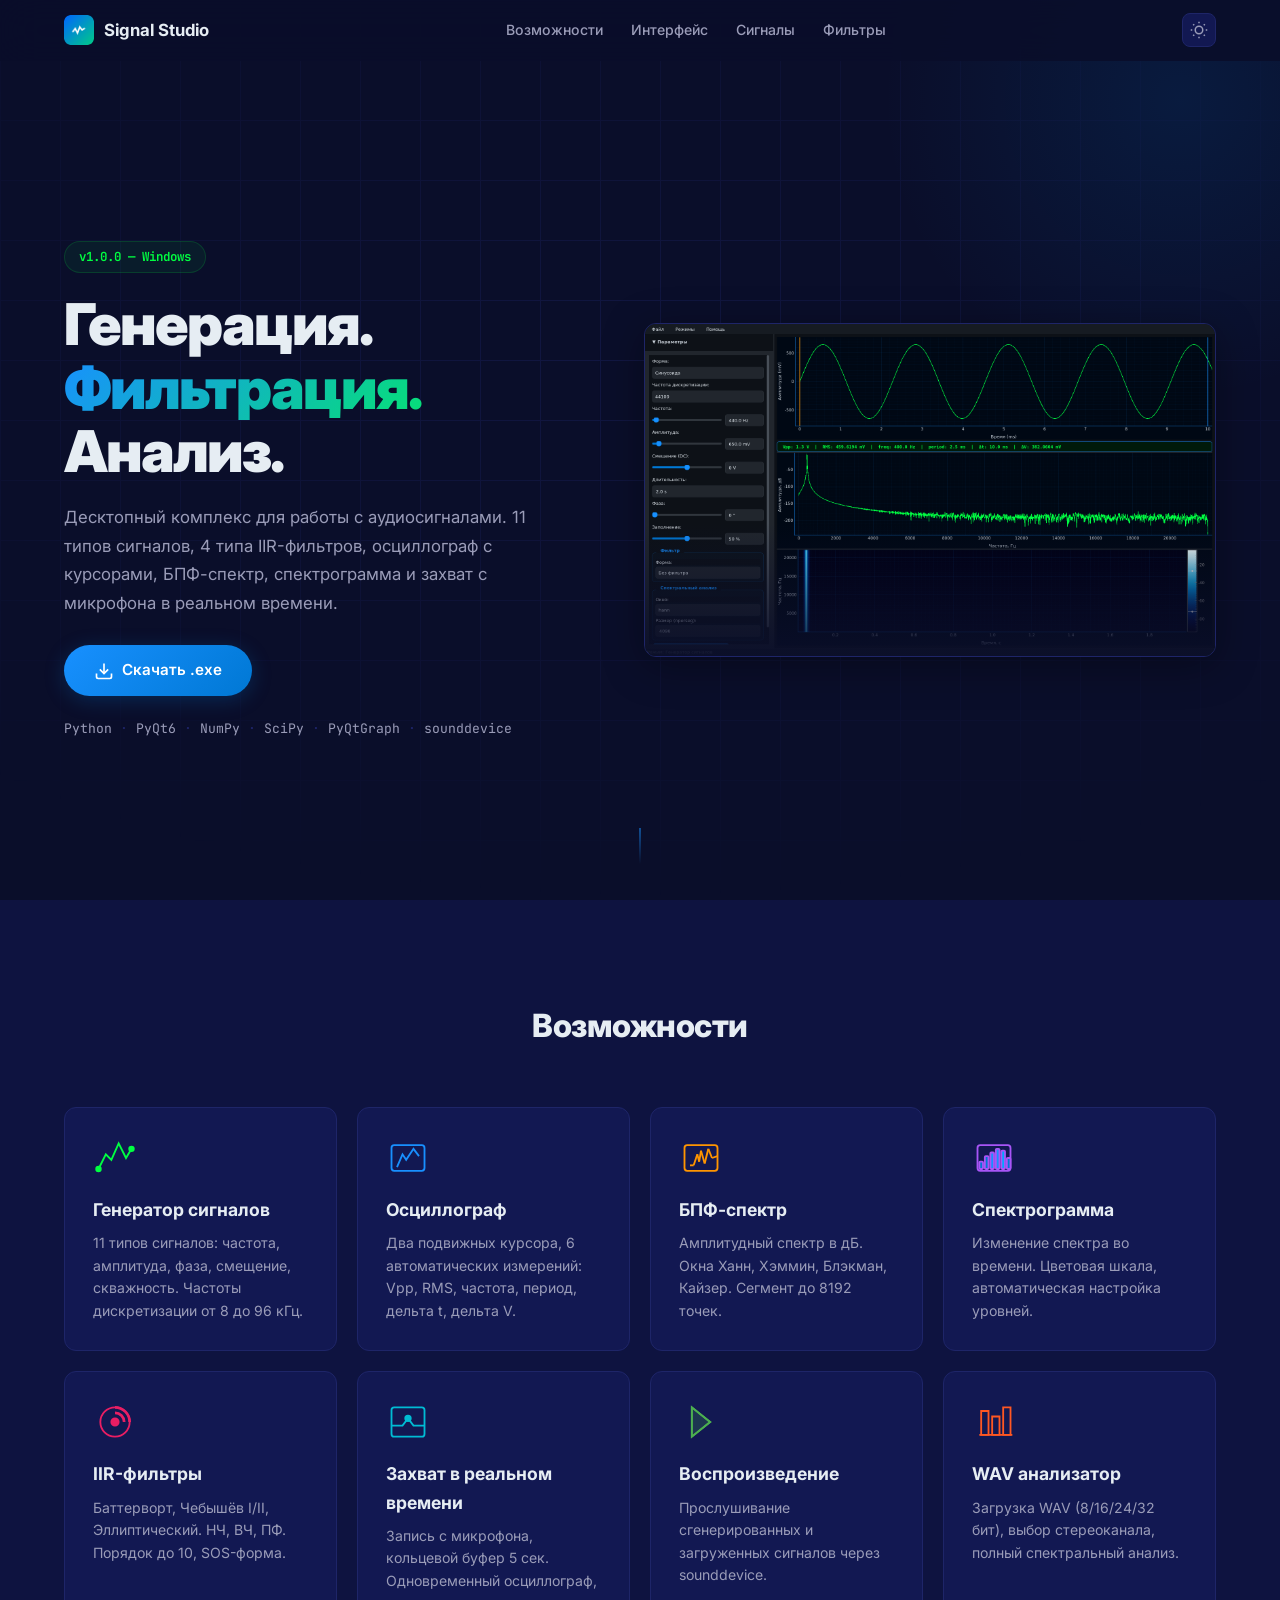
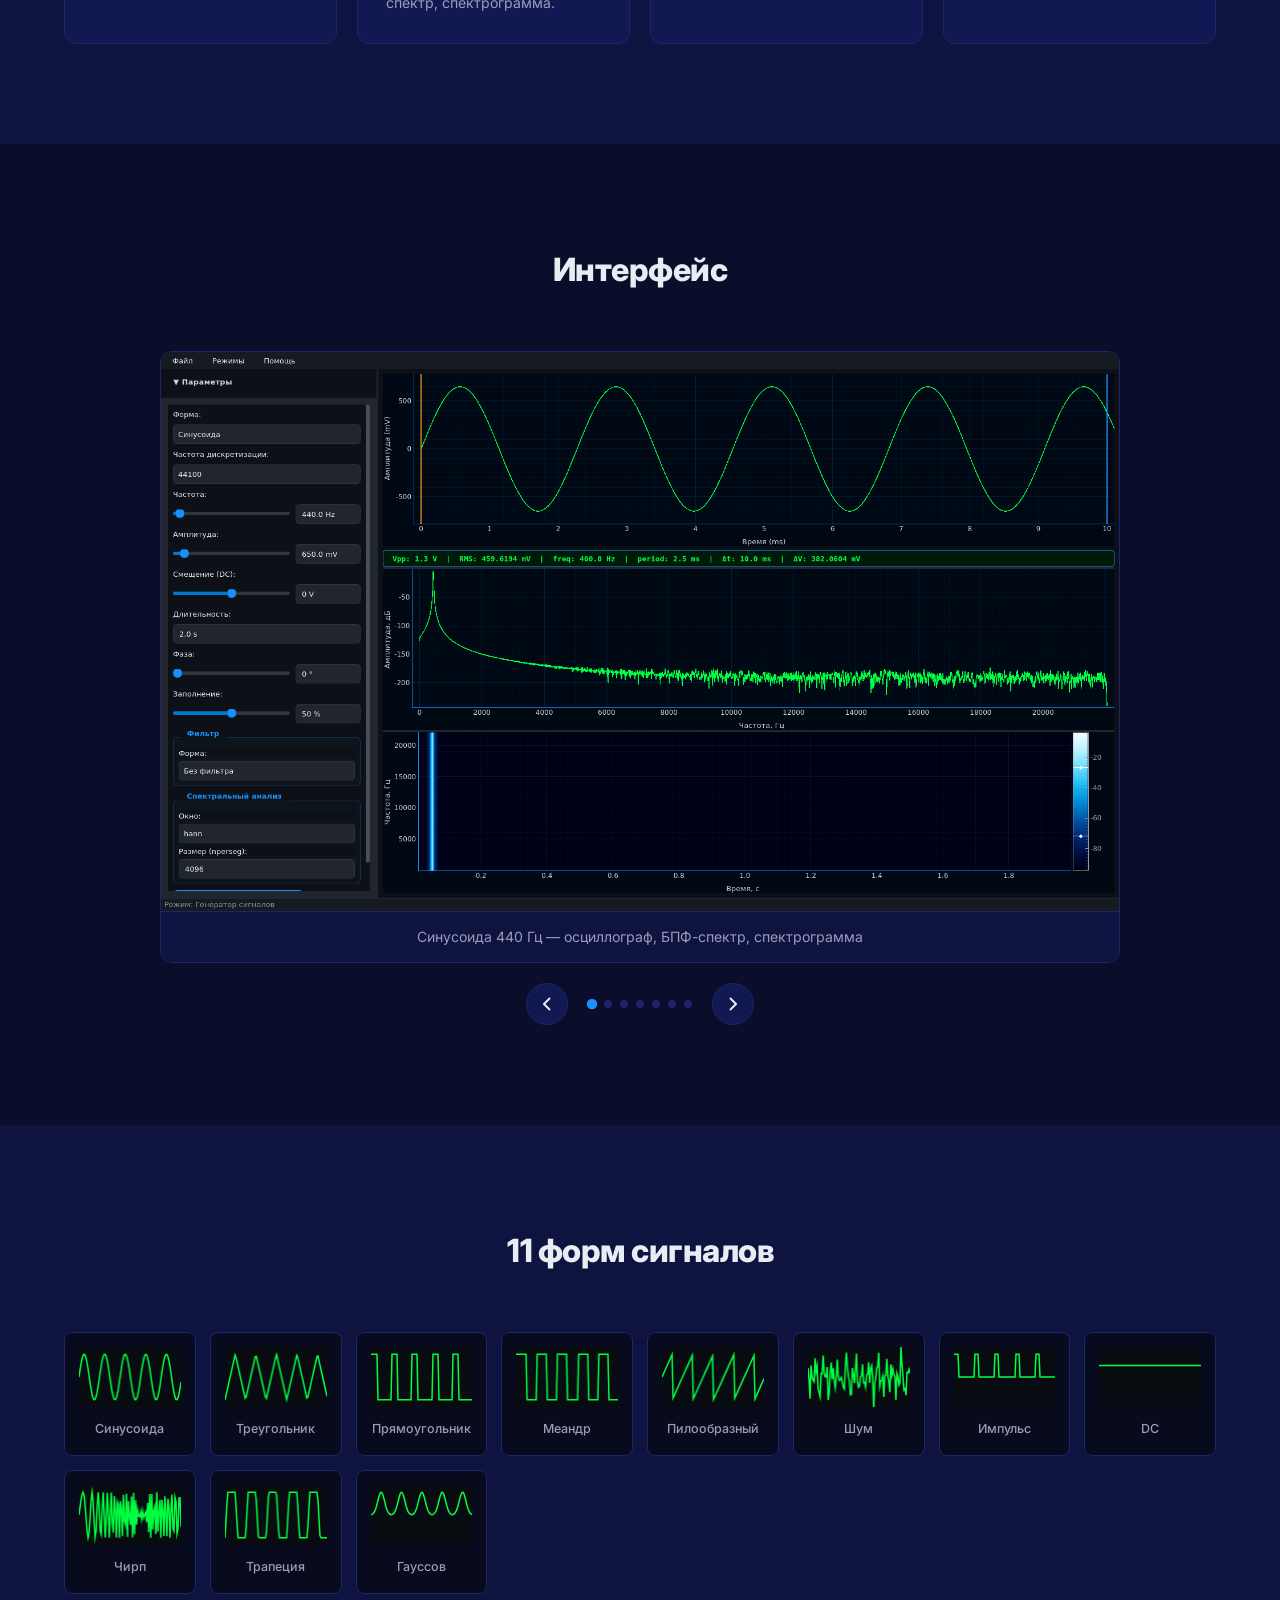
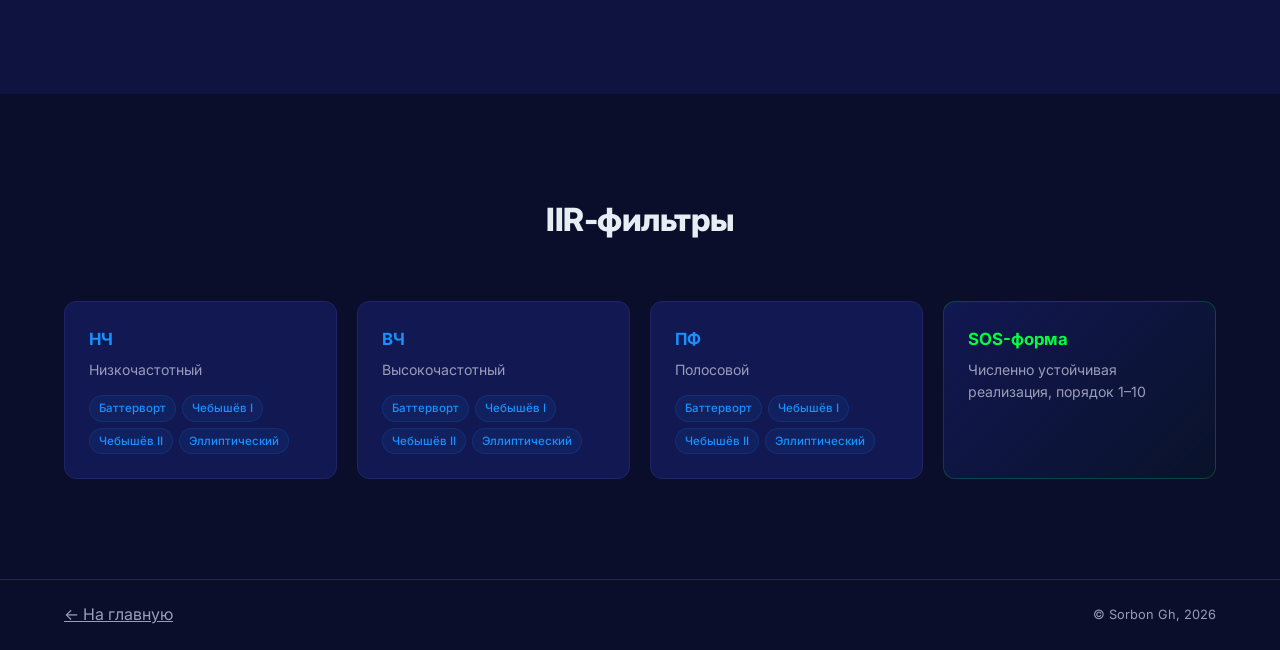
<file: SignalStudio/index.html>
<!DOCTYPE html>
<html lang="ru">
<head>
<meta charset="UTF-8">
<script>var t=localStorage.getItem('theme')||'dark';document.documentElement.setAttribute('data-theme',t);if(t==='light')document.documentElement.style.cssText='background:#f6f8fa;color:#1f2328';else document.documentElement.style.cssText='background:#0a0e2a;color:#e6edf3';</script>
<meta name="viewport" content="width=device-width, initial-scale=1.0">
    <title>Signal Studio</title>
    <meta name="description" content="Signal Studio — генерация, фильтрация и анализ аудиосигналов. 11 типов сигналов, IIR-фильтры, осциллограф, БПФ-спектр, спектрограмма.">
    <link rel="icon" href="main/assets/icon.ico" type="image/x-icon">
    <link rel="preconnect" href="https://fonts.googleapis.com">
    <link rel="preconnect" href="https://fonts.gstatic.com" crossorigin>
    <link href="https://fonts.googleapis.com/css2?family=Inter:wght@300;400;500;600;700;800;900&family=JetBrains+Mono:wght@400;500;600&display=swap" rel="stylesheet">
    <link rel="stylesheet" href="style.css">
</head>
<body>
    <nav class="navbar" id="navbar">
        <div class="container nav-content">
            <a href="#" class="nav-logo">
                <img class="logo-icon" src="main/assets/icon.ico" alt="">
                <span>Signal Studio</span>
            </a>
            <div class="nav-links">
                <a href="#features">Возможности</a>
                <a href="#screenshots">Интерфейс</a>
                <a href="#signals">Сигналы</a>
                <a href="#filters">Фильтры</a>
            </div>
            <div class="nav-actions">
            <button class="theme-toggle" id="themeToggle" aria-label="Сменить тему">
                <svg class="icon-sun" width="18" height="18" viewBox="0 0 24 24" fill="none" stroke="currentColor" stroke-width="2"><circle cx="12" cy="12" r="5"/><line x1="12" y1="1" x2="12" y2="3"/><line x1="12" y1="21" x2="12" y2="23"/><line x1="4.22" y1="4.22" x2="5.64" y2="5.64"/><line x1="18.36" y1="18.36" x2="19.78" y2="19.78"/><line x1="1" y1="12" x2="3" y2="12"/><line x1="21" y1="12" x2="23" y2="12"/><line x1="4.22" y1="19.78" x2="5.64" y2="18.36"/><line x1="18.36" y1="5.64" x2="19.78" y2="4.22"/></svg>
                <svg class="icon-moon" width="18" height="18" viewBox="0 0 24 24" fill="none" stroke="currentColor" stroke-width="2"><path d="M21 12.79A9 9 0 1111.21 3 7 7 0 0021 12.79z"/></svg>
            </button>
            <button class="mobile-menu-btn" id="mobileMenuBtn" aria-label="Меню">
                <span></span><span></span><span></span>
            </button>
            </div>
        </div>
    </nav>

    <section class="hero" id="hero">
        <div class="hero-bg-grid"></div>
        <div class="container hero-content">
            <div class="hero-text">
                <div class="hero-badge">v1.0.0 — Windows</div>
                <h1>
                    <span class="hero-title-line">Генерация.</span>
                    <span class="hero-title-line accent">Фильтрация.</span>
                    <span class="hero-title-line">Анализ.</span>
                </h1>
                <p class="hero-desc">
                    Десктопный комплекс для работы с аудиосигналами. 
                    11 типов сигналов, 4 типа IIR-фильтров, осциллограф с курсорами, 
                    БПФ-спектр, спектрограмма и захват с микрофона в реальном времени.
                </p>
                <div class="hero-actions">
                    <a href="https://github.com/Sorbon-Gh/sorbon-gh.github.io/releases/download/v1.0.0/Signal.Studio.exe" class="btn btn-primary btn-lg">
                        <svg width="20" height="20" viewBox="0 0 24 24" fill="none" stroke="currentColor" stroke-width="2"><path d="M21 15v4a2 2 0 01-2 2H5a2 2 0 01-2-2v-4"/><polyline points="7 10 12 15 17 10"/><line x1="12" y1="15" x2="12" y2="3"/></svg>
                        Скачать .exe
                    </a>
                </div>
                <div class="hero-tech">
                    <span>Python</span>
                    <span class="dot">&middot;</span>
                    <span>PyQt6</span>
                    <span class="dot">&middot;</span>
                    <span>NumPy</span>
                    <span class="dot">&middot;</span>
                    <span>SciPy</span>
                    <span class="dot">&middot;</span>
                    <span>PyQtGraph</span>
                    <span class="dot">&middot;</span>
                    <span>sounddevice</span>
                </div>
            </div>
            <div class="hero-visual">
                <div class="hero-screenshot-wrapper">
                    <img src="screenshots/06_generator_440hz.png" alt="Signal Studio — Генератор 440 Гц" class="hero-screenshot" loading="eager">
                    <div class="screenshot-glow"></div>
                </div>
            </div>
        </div>
        <div class="hero-scroll-indicator">
            <div class="scroll-line"></div>
        </div>
    </section>

    <section class="section features" id="features">
        <div class="container">
            <div class="section-header">
                <h2>Возможности</h2>
            </div>
            <div class="features-grid">
                <div class="feature-card" data-aos="fade-up">
                    <div class="feature-icon">
                        <svg viewBox="0 0 48 48" fill="none" stroke="#00ff41" stroke-width="2"><path d="M6 36 L14 20 L20 26 L28 8 L36 24 L42 14"/><circle cx="6" cy="36" r="2.5" fill="#00ff41"/><circle cx="42" cy="14" r="2.5" fill="#00ff41"/></svg>
                    </div>
                    <h3>Генератор сигналов</h3>
                    <p>11 типов сигналов: частота, амплитуда, фаза, смещение, скважность. Частоты дискретизации от 8 до 96 кГц.</p>
                </div>
                <div class="feature-card" data-aos="fade-up" data-delay="100">
                    <div class="feature-icon">
                        <svg viewBox="0 0 48 48" fill="none" stroke="#1890ff" stroke-width="2"><rect x="6" y="10" width="36" height="28" rx="3"/><path d="M12 34 L18 20 L22 26 L30 14 L36 22"/></svg>
                    </div>
                    <h3>Осциллограф</h3>
                    <p>Два подвижных курсора, 6 автоматических измерений: Vpp, RMS, частота, период, дельта t, дельта V.</p>
                </div>
                <div class="feature-card" data-aos="fade-up" data-delay="200">
                    <div class="feature-icon">
                        <svg viewBox="0 0 48 48" fill="none" stroke="#ff9500" stroke-width="2"><rect x="6" y="10" width="36" height="28" rx="3"/><line x1="12" y1="32" x2="16" y2="32"/><line x1="16" y1="32" x2="20" y2="20"/><line x1="20" y1="20" x2="22" y2="28"/><line x1="22" y1="28" x2="24" y2="16"/><line x1="24" y1="16" x2="28" y2="30"/><line x1="28" y1="30" x2="32" y2="14"/><line x1="32" y1="14" x2="36" y2="24"/><line x1="36" y1="24" x2="42" y2="22"/></svg>
                    </div>
                    <h3>БПФ-спектр</h3>
                    <p>Амплитудный спектр в дБ. Окна Ханн, Хэммин, Блэкман, Кайзер. Сегмент до 8192 точек.</p>
                </div>
                <div class="feature-card" data-aos="fade-up" data-delay="300">
                    <div class="feature-icon">
                        <svg viewBox="0 0 48 48" fill="none" stroke="#a855f7" stroke-width="2"><rect x="6" y="10" width="36" height="28" rx="3"/><rect x="8" y="28" width="4" height="8" fill="#0078d4" rx="1"/><rect x="14" y="22" width="4" height="14" fill="#0078d4" rx="1"/><rect x="20" y="18" width="4" height="18" fill="#1890ff" rx="1"/><rect x="26" y="14" width="4" height="22" fill="#1890ff" rx="1"/><rect x="32" y="16" width="4" height="20" fill="#00a8ff" rx="1"/><rect x="38" y="24" width="4" height="12" fill="#0078d4" rx="1"/></svg>
                    </div>
                    <h3>Спектрограмма</h3>
                    <p>Изменение спектра во времени. Цветовая шкала, автоматическая настройка уровней.</p>
                </div>
                <div class="feature-card" data-aos="fade-up" data-delay="400">
                    <div class="feature-icon">
                        <svg viewBox="0 0 48 48" fill="none" stroke="#e91e63" stroke-width="2"><circle cx="24" cy="24" r="16"/><path d="M24 8 A16 16 0 0 1 40 24" stroke-width="3"/><path d="M24 14 A10 10 0 0 1 34 24" stroke-width="3"/><circle cx="24" cy="24" r="4" fill="#e91e63"/></svg>
                    </div>
                    <h3>IIR-фильтры</h3>
                    <p>Баттерворт, Чебышёв I/II, Эллиптический. НЧ, ВЧ, ПФ. Порядок до 10, SOS-форма.</p>
                </div>
                <div class="feature-card" data-aos="fade-up" data-delay="500">
                    <div class="feature-icon">
                        <svg viewBox="0 0 48 48" fill="none" stroke="#00bcd4" stroke-width="2"><rect x="6" y="8" width="36" height="32" rx="3"/><path d="M6 28 L18 28 L24 20 L30 28 L42 28"/><circle cx="24" cy="20" r="3" fill="#00bcd4"/></svg>
                    </div>
                    <h3>Захват в реальном времени</h3>
                    <p>Запись с микрофона, кольцевой буфер 5 сек. Одновременный осциллограф, спектр, спектрограмма.</p>
                </div>
                <div class="feature-card" data-aos="fade-up" data-delay="600">
                    <div class="feature-icon">
                        <svg viewBox="0 0 48 48" fill="none" stroke="#4caf50" stroke-width="2"><path d="M14 8 L14 40 L34 24 Z" fill="#4caf50" fill-opacity="0.2"/><path d="M14 8 L14 40 L34 24 Z"/></svg>
                    </div>
                    <h3>Воспроизведение</h3>
                    <p>Прослушивание сгенерированных и загруженных сигналов через sounddevice.</p>
                </div>
                <div class="feature-card" data-aos="fade-up" data-delay="700">
                    <div class="feature-icon">
                        <svg viewBox="0 0 48 48" fill="none" stroke="#ff5722" stroke-width="2"><path d="M10 38 L18 38 L18 12 L10 12 Z"/><path d="M22 38 L30 38 L30 18 L22 18 Z"/><path d="M34 38 L42 38 L42 8 L34 8 Z"/><line x1="8" y1="38" x2="44" y2="38"/></svg>
                    </div>
                    <h3>WAV анализатор</h3>
                    <p>Загрузка WAV (8/16/24/32 бит), выбор стереоканала, полный спектральный анализ.</p>
                </div>
            </div>
        </div>
    </section>

    <section class="section screenshots-section" id="screenshots">
        <div class="container">
            <div class="section-header">
                <h2>Интерфейс</h2>
            </div>
            <div class="screenshots-carousel" id="carousel">
                <div class="carousel-track" id="carouselTrack">
                    <div class="carousel-slide active">
                        <img src="screenshots/06_generator_440hz.png" alt="Генератор — синусоида 440 Гц">
                        <div class="slide-caption">Синусоида 440 Гц — осциллограф, БПФ-спектр, спектрограмма</div>
                    </div>
                    <div class="carousel-slide">
                        <img src="screenshots/02_generator_sawtooth.png" alt="Пилообразный сигнал">
                        <div class="slide-caption">Пилообразный сигнал — чёткие гармоники</div>
                    </div>
                    <div class="carousel-slide">
                        <img src="screenshots/03_generator_chirp.png" alt="Чирп-сигнал">
                        <div class="slide-caption">Чирп — линейная развёртка частоты</div>
                    </div>
                    <div class="carousel-slide">
                        <img src="screenshots/07_generator_noise.png" alt="Белый шум">
                        <div class="slide-caption">Белый шум — равномерный спектр</div>
                    </div>
                    <div class="carousel-slide">
                        <img src="screenshots/08_generator_gaussian.png" alt="Гауссов импульс">
                        <div class="slide-caption">Гауссов импульс — колоколообразная огибающая</div>
                    </div>
                    <div class="carousel-slide">
                        <img src="screenshots/04_analyzer_empty.png" alt="Анализатор WAV">
                        <div class="slide-caption">Анализатор WAV — загрузка и анализ аудиофайлов</div>
                    </div>
                    <div class="carousel-slide">
                        <img src="screenshots/05_realtime.png" alt="Реальное время">
                        <div class="slide-caption">Захват с микрофона в реальном времени</div>
                    </div>
                </div>
                <div class="carousel-controls">
                    <button class="carousel-btn" id="prevBtn" aria-label="Предыдущий">
                        <svg width="24" height="24" viewBox="0 0 24 24" fill="none" stroke="currentColor" stroke-width="2"><polyline points="15 18 9 12 15 6"/></svg>
                    </button>
                    <div class="carousel-dots" id="carouselDots"></div>
                    <button class="carousel-btn" id="nextBtn" aria-label="Следующий">
                        <svg width="24" height="24" viewBox="0 0 24 24" fill="none" stroke="currentColor" stroke-width="2"><polyline points="9 18 15 12 9 6"/></svg>
                    </button>
                </div>
            </div>
        </div>
    </section>

    <section class="section signals-section" id="signals">
        <div class="container">
            <div class="section-header">
                <h2>11 форм сигналов</h2>
            </div>
            <div class="signals-grid">
                <div class="signal-item"><canvas class="signal-canvas" data-type="sinusoidal"></canvas><span>Синусоида</span></div>
                <div class="signal-item"><canvas class="signal-canvas" data-type="triangular"></canvas><span>Треугольник</span></div>
                <div class="signal-item"><canvas class="signal-canvas" data-type="rectangular"></canvas><span>Прямоугольник</span></div>
                <div class="signal-item"><canvas class="signal-canvas" data-type="meander"></canvas><span>Меандр</span></div>
                <div class="signal-item"><canvas class="signal-canvas" data-type="sawtooth"></canvas><span>Пилообразный</span></div>
                <div class="signal-item"><canvas class="signal-canvas" data-type="noise"></canvas><span>Шум</span></div>
                <div class="signal-item"><canvas class="signal-canvas" data-type="pulse"></canvas><span>Импульс</span></div>
                <div class="signal-item"><canvas class="signal-canvas" data-type="dc"></canvas><span>DC</span></div>
                <div class="signal-item"><canvas class="signal-canvas" data-type="chirp"></canvas><span>Чирп</span></div>
                <div class="signal-item"><canvas class="signal-canvas" data-type="trapezoidal"></canvas><span>Трапеция</span></div>
                <div class="signal-item"><canvas class="signal-canvas" data-type="gaussian"></canvas><span>Гауссов</span></div>
            </div>
        </div>
    </section>

    <section class="section filters-section" id="filters">
        <div class="container">
            <div class="section-header">
                <h2>IIR-фильтры</h2>
            </div>
            <div class="filters-grid">
                <div class="filter-card">
                    <div class="filter-type">НЧ</div>
                    <div class="filter-desc">Низкочастотный</div>
                    <div class="filter-approx-list">
                        <span class="filter-tag">Баттерворт</span>
                        <span class="filter-tag">Чебышёв I</span>
                        <span class="filter-tag">Чебышёв II</span>
                        <span class="filter-tag">Эллиптический</span>
                    </div>
                </div>
                <div class="filter-card">
                    <div class="filter-type">ВЧ</div>
                    <div class="filter-desc">Высокочастотный</div>
                    <div class="filter-approx-list">
                        <span class="filter-tag">Баттерворт</span>
                        <span class="filter-tag">Чебышёв I</span>
                        <span class="filter-tag">Чебышёв II</span>
                        <span class="filter-tag">Эллиптический</span>
                    </div>
                </div>
                <div class="filter-card">
                    <div class="filter-type">ПФ</div>
                    <div class="filter-desc">Полосовой</div>
                    <div class="filter-approx-list">
                        <span class="filter-tag">Баттерворт</span>
                        <span class="filter-tag">Чебышёв I</span>
                        <span class="filter-tag">Чебышёв II</span>
                        <span class="filter-tag">Эллиптический</span>
                    </div>
                </div>
                <div class="filter-card highlight">
                    <div class="filter-type">SOS-форма</div>
                    <div class="filter-desc">Численно устойчивая реализация, порядок 1–10</div>
                </div>
            </div>
        </div>
    </section>

    <footer class="footer">
        <div class="container footer-content">
            <a href="/" style="color:var(--text-muted);transition:color 0.3s">&larr; На главную</a>
            <span>&copy; Sorbon Gh, 2026</span>
        </div>
    </footer>

    <script src="app.js"></script>
</body>
</html>
</file>
<file: SignalStudio/style.css>
*, *::before, *::after { margin: 0; padding: 0; box-sizing: border-box; }

:root {
    --font-main: 'Inter', -apple-system, BlinkMacSystemFont, 'Segoe UI', sans-serif;
    --font-mono: 'JetBrains Mono', monospace;
    --radius: 12px;
    --transition: 0.3s cubic-bezier(0.4, 0, 0.2, 1);
}

[data-theme="dark"] {
    --bg-main: #0a0e2a;
    --bg-panel: #0e1340;
    --bg-card: #121852;
    --bg-dark: #080b1e;
    --primary: #0078d4;
    --primary-hover: #1890ff;
    --text: #e6edf3;
    --text-muted: #9a9cb8;
    --border: #1e2568;
    --border-hover: #2a3585;
    --osc-curve: #00ff41;
    --canvas-bg: #080b1e;
    --canvas-grid: rgba(24, 144, 255, 0.08);
    --nav-bg: rgba(10, 14, 42, 0.85);
    --screenshot-overlay: linear-gradient(180deg, transparent 60%, rgba(10, 14, 42, 0.9));
}

[data-theme="light"] {
    --bg-main: #f6f8fa;
    --bg-panel: #ffffff;
    --bg-card: #ffffff;
    --bg-dark: #f0f2f5;
    --primary: #0066b8;
    --primary-hover: #0078d4;
    --text: #1f2328;
    --text-muted: #656d76;
    --border: #d8dee4;
    --border-hover: #c0c8d0;
    --osc-curve: #1a7f37;
    --canvas-bg: #f0f2f5;
    --canvas-grid: rgba(0, 100, 200, 0.06);
    --nav-bg: rgba(246, 248, 250, 0.85);
    --screenshot-overlay: linear-gradient(180deg, transparent 60%, rgba(246, 248, 250, 0.85));
}

html { scroll-behavior: smooth; font-size: 16px; }

body {
    font-family: var(--font-main);
    background: var(--bg-main);
    color: var(--text);
    line-height: 1.6;
    overflow-x: hidden;
    -webkit-font-smoothing: antialiased;
    transition: background 0.4s ease, color 0.4s ease;
}

.container { max-width: 1200px; margin: 0 auto; padding: 0 24px; }

.section { padding: 100px 0; position: relative; }

.section-header { text-align: center; margin-bottom: 56px; }
.section-header h2 { font-size: 2rem; font-weight: 800; letter-spacing: -0.5px; }

.navbar {
    position: fixed; top: 0; left: 0; right: 0; z-index: 1000;
    background: var(--nav-bg);
    backdrop-filter: blur(20px);
    -webkit-backdrop-filter: blur(20px);
    border-bottom: 1px solid transparent;
    transition: background 0.4s ease, border-color 0.4s ease;
}

.navbar.scrolled {
    border-bottom-color: var(--border);
    box-shadow: 0 4px 24px rgba(0,0,0,0.15);
}

.nav-content {
    display: flex; align-items: center; justify-content: space-between; height: 60px;
}

.nav-logo {
    display: flex; align-items: center; gap: 10px;
    text-decoration: none; color: var(--text); font-weight: 700; font-size: 1.05rem;
}

.logo-icon { width: 30px; height: 30px; border-radius: 6px; }

.nav-links { display: flex; gap: 28px; }

.nav-links a {
    text-decoration: none; color: var(--text-muted); font-size: 0.88rem;
    font-weight: 500; transition: color var(--transition); position: relative;
}

.nav-links a:hover { color: var(--text); }

.nav-links a::after {
    content: ''; position: absolute; bottom: -4px; left: 0;
    width: 0; height: 2px; background: var(--primary-hover);
    transition: width var(--transition); border-radius: 1px;
}

.nav-links a:hover::after { width: 100%; }

.nav-actions { display: flex; align-items: center; gap: 10px; }

.theme-toggle {
    background: var(--bg-card); border: 1px solid var(--border);
    color: var(--text-muted); width: 34px; height: 34px; border-radius: 8px;
    cursor: pointer; display: flex; align-items: center; justify-content: center;
    transition: all var(--transition);
}

.theme-toggle:hover { border-color: var(--primary-hover); color: var(--primary-hover); }

[data-theme="dark"] .icon-sun { display: block; }
[data-theme="dark"] .icon-moon { display: none; }
[data-theme="light"] .icon-sun { display: none; }
[data-theme="light"] .icon-moon { display: block; }

.mobile-menu-btn {
    display: none; flex-direction: column; gap: 5px;
    background: none; border: none; cursor: pointer; padding: 4px;
}

.mobile-menu-btn span {
    display: block; width: 22px; height: 2px;
    background: var(--text); border-radius: 2px; transition: var(--transition);
}

.hero {
    min-height: 100vh; display: flex; align-items: center;
    position: relative; padding-top: 80px; overflow: hidden;
}

.hero-bg-grid {
    position: absolute; inset: 0;
    background-image:
        linear-gradient(var(--border) 1px, transparent 1px),
        linear-gradient(90deg, var(--border) 1px, transparent 1px);
    background-size: 60px 60px;
    mask-image: radial-gradient(ellipse 80% 60% at 50% 40%, black, transparent);
    -webkit-mask-image: radial-gradient(ellipse 80% 60% at 50% 40%, black, transparent);
    opacity: 0.4;
}

.hero::before {
    content: ''; position: absolute; top: -200px; right: -200px;
    width: 600px; height: 600px;
    background: radial-gradient(circle, rgba(0, 120, 212, 0.12), transparent 70%);
    pointer-events: none;
}

.hero-content {
    display: grid; grid-template-columns: 1fr 1.1fr;
    gap: 60px; align-items: center; position: relative; z-index: 1;
}

.hero-badge {
    display: inline-block; font-size: 0.78rem; font-weight: 600;
    color: var(--osc-curve); background: rgba(0, 255, 65, 0.06);
    border: 1px solid rgba(0, 255, 65, 0.15);
    padding: 5px 14px; border-radius: 100px; margin-bottom: 20px;
    font-family: var(--font-mono);
}

[data-theme="light"] .hero-badge {
    color: var(--osc-curve); background: rgba(26, 127, 55, 0.06);
    border-color: rgba(26, 127, 55, 0.15);
}

.hero-title-line {
    display: block; font-size: 3.6rem; font-weight: 900;
    line-height: 1.1; letter-spacing: -2px;
}

.hero-title-line.accent {
    background: linear-gradient(135deg, var(--primary-hover), var(--osc-curve));
    -webkit-background-clip: text; -webkit-text-fill-color: transparent; background-clip: text;
}

.hero-desc {
    font-size: 1.05rem; color: var(--text-muted);
    margin-top: 20px; line-height: 1.7; max-width: 500px;
}

.hero-actions { display: flex; gap: 14px; margin-top: 28px; flex-wrap: wrap; }

.btn {
    display: inline-flex; align-items: center; gap: 8px;
    padding: 12px 28px; border-radius: 100px; font-weight: 600;
    font-size: 0.95rem; text-decoration: none; transition: var(--transition);
    cursor: pointer; border: none; font-family: inherit;
}

.btn-primary {
    background: linear-gradient(135deg, var(--primary-hover), var(--primary));
    color: #fff; box-shadow: 0 4px 20px rgba(0, 120, 212, 0.25);
}

.btn-primary:hover { transform: translateY(-2px); box-shadow: 0 8px 32px rgba(0, 120, 212, 0.4); }
.btn-lg { padding: 13px 30px; font-size: 0.95rem; }

.hero-tech {
    display: flex; align-items: center; gap: 8px; margin-top: 22px;
    font-size: 0.82rem; color: var(--text-muted);
    font-family: var(--font-mono); flex-wrap: wrap;
}

.hero-tech .dot { color: var(--border); }

.hero-screenshot-wrapper {
    position: relative; border-radius: var(--radius); overflow: hidden;
    box-shadow: 0 8px 40px rgba(0,0,0,0.35); border: 1px solid var(--border);
    transition: border-color 0.4s ease;
}

.hero-screenshot { width: 100%; height: auto; display: block; }

.screenshot-glow {
    position: absolute; inset: 0;
    background: var(--screenshot-overlay);
    pointer-events: none;
}

.hero-scroll-indicator {
    position: absolute; bottom: 36px; left: 50%; transform: translateX(-50%);
}

.scroll-line {
    width: 1px; height: 36px;
    background: linear-gradient(to bottom, var(--primary-hover), transparent);
    animation: scrollPulse 2s ease-in-out infinite;
}

@keyframes scrollPulse {
    0%, 100% { opacity: 0.3; transform: scaleY(0.5); }
    50% { opacity: 1; transform: scaleY(1); }
}

.features { background: var(--bg-panel); transition: background 0.4s ease; }

.features-grid {
    display: grid; grid-template-columns: repeat(auto-fit, minmax(260px, 1fr)); gap: 20px;
}

.feature-card {
    background: var(--bg-card); border: 1px solid var(--border);
    border-radius: var(--radius); padding: 28px;
    transition: all var(--transition);
    opacity: 0; transform: translateY(24px);
}

.feature-card.visible {
    opacity: 1; transform: translateY(0);
    transition: opacity 0.5s ease, transform 0.5s ease;
}

.feature-card:hover {
    border-color: var(--border-hover);
    transform: translateY(-4px);
    box-shadow: 0 12px 40px rgba(0, 0, 0, 0.15);
}

.feature-icon { width: 44px; height: 44px; margin-bottom: 16px; }
.feature-icon svg { width: 100%; height: 100%; }
.feature-card h3 { font-size: 1.1rem; font-weight: 700; margin-bottom: 8px; }
.feature-card p { font-size: 0.88rem; color: var(--text-muted); line-height: 1.6; }

.screenshots-section { overflow: hidden; }

.screenshots-carousel { position: relative; max-width: 960px; margin: 0 auto; }

.carousel-track {
    position: relative; overflow: hidden;
    border-radius: var(--radius); border: 1px solid var(--border);
    background: var(--bg-dark); transition: background 0.4s ease;
}

.carousel-slide { display: none; text-align: center; }
.carousel-slide.active { display: block; animation: fadeIn 0.4s ease; }

@keyframes fadeIn {
    from { opacity: 0; transform: scale(0.98); }
    to { opacity: 1; transform: scale(1); }
}

.carousel-slide img { width: 100%; height: auto; display: block; }

.slide-caption {
    padding: 14px 20px; font-size: 0.88rem; color: var(--text-muted);
    background: var(--bg-panel); border-top: 1px solid var(--border);
    text-align: center; transition: background 0.4s ease, border-color 0.4s ease;
}

.carousel-controls {
    display: flex; align-items: center; justify-content: center; gap: 20px; margin-top: 20px;
}

.carousel-btn {
    width: 42px; height: 42px; border-radius: 50%;
    background: var(--bg-card); border: 1px solid var(--border);
    color: var(--text); cursor: pointer; display: flex;
    align-items: center; justify-content: center; transition: var(--transition);
}

.carousel-btn:hover { background: var(--primary); border-color: var(--primary); color: #fff; }

.carousel-dots { display: flex; gap: 8px; }

.carousel-dot {
    width: 8px; height: 8px; border-radius: 50%;
    background: var(--border); border: none; cursor: pointer;
    transition: var(--transition); padding: 0;
}

.carousel-dot.active { background: var(--primary-hover); transform: scale(1.3); }

.signals-section { background: var(--bg-panel); transition: background 0.4s ease; }

.signals-grid {
    display: grid; grid-template-columns: repeat(auto-fit, minmax(130px, 1fr)); gap: 14px;
}

.signal-item {
    background: var(--bg-dark); border: 1px solid var(--border);
    border-radius: 8px; padding: 14px; text-align: center;
    transition: all var(--transition);
}

.signal-item:hover {
    border-color: var(--osc-curve);
    box-shadow: 0 0 16px rgba(0, 255, 65, 0.08);
}

[data-theme="light"] .signal-item:hover {
    box-shadow: 0 0 16px rgba(26, 127, 55, 0.08);
}

.signal-canvas {
    width: 100%; height: 60px; display: block; margin-bottom: 8px; border-radius: 4px;
}

.signal-item span { font-size: 0.78rem; color: var(--text-muted); font-weight: 500; }

.filters-grid {
    display: grid; grid-template-columns: repeat(auto-fit, minmax(240px, 1fr)); gap: 20px;
}

.filter-card {
    background: var(--bg-card); border: 1px solid var(--border);
    border-radius: var(--radius); padding: 24px; transition: all var(--transition);
}

.filter-card:hover {
    border-color: var(--border-hover);
    transform: translateY(-3px);
    box-shadow: 0 12px 40px rgba(0, 0, 0, 0.1);
}

.filter-card.highlight {
    border-color: rgba(0, 255, 65, 0.2);
    background: linear-gradient(135deg, var(--bg-card), rgba(0, 255, 65, 0.02));
}

[data-theme="light"] .filter-card.highlight {
    border-color: rgba(26, 127, 55, 0.2);
}

.filter-type { font-size: 1.05rem; font-weight: 700; color: var(--primary-hover); margin-bottom: 6px; }
.filter-card.highlight .filter-type { color: var(--osc-curve); }

.filter-desc { font-size: 0.88rem; color: var(--text-muted); margin-bottom: 14px; }

.filter-approx-list { display: flex; flex-wrap: wrap; gap: 6px; }

.filter-tag {
    font-size: 0.72rem; padding: 3px 9px; border-radius: 100px;
    background: rgba(24, 144, 255, 0.08); color: var(--primary-hover);
    border: 1px solid rgba(24, 144, 255, 0.12); font-weight: 500;
}

[data-theme="light"] .filter-tag {
    background: rgba(0, 120, 212, 0.06);
    border-color: rgba(0, 120, 212, 0.12);
}

.footer { border-top: 1px solid var(--border); padding: 22px 0; transition: border-color 0.4s ease; }

.footer-content {
    display: flex; justify-content: space-between; align-items: center;
}

.footer-content span { font-size: 0.8rem; color: var(--text-muted); }

@media (max-width: 968px) {
    .hero-content { grid-template-columns: 1fr; text-align: center; gap: 36px; }
    .hero-title-line { font-size: 2.6rem; }
    .hero-desc { margin: 16px auto 0; }
    .hero-actions { justify-content: center; }
    .hero-tech { justify-content: center; }
    .nav-links { display: none; }
    .nav-actions { margin-left: auto; }
    .mobile-menu-btn { display: flex; }
}

@media (max-width: 640px) {
    .hero-title-line { font-size: 2rem; letter-spacing: -1px; }
    .section { padding: 60px 0; }
    .section-header h2 { font-size: 1.7rem; }
    .signals-grid { grid-template-columns: repeat(auto-fit, minmax(100px, 1fr)); }
    .footer-content { flex-direction: column; gap: 10px; text-align: center; }
}
</file>
